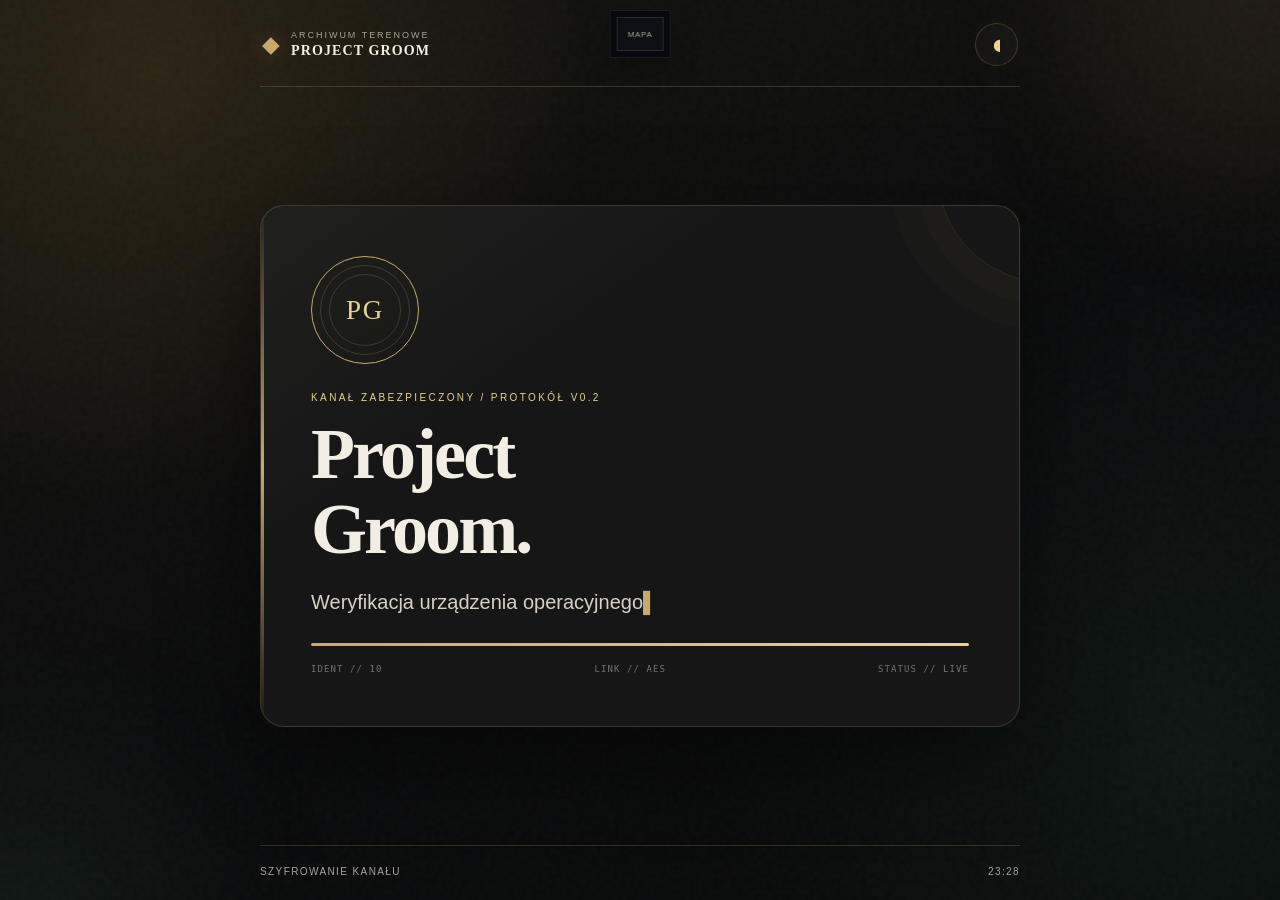
<file: index.html>
<!doctype html>
<html lang="pl">
<head>
  <meta charset="utf-8" />
  <meta name="viewport" content="width=device-width, initial-scale=1, viewport-fit=cover" />
  <meta name="theme-color" content="#0b0c0d" />
  <meta name="apple-mobile-web-app-capable" content="yes" />
  <meta name="apple-mobile-web-app-status-bar-style" content="black-translucent" />
  <meta name="apple-mobile-web-app-title" content="Project Groom" />
  <meta name="description" content="Project Groom — zabezpieczona aplikacja terenowa." />
  <title>Project Groom</title>
  <link rel="manifest" href="manifest.json?v=200" />
  <link rel="apple-touch-icon" href="icons/icon-192.png" />
  <link rel="stylesheet" href="styles.css?v=200" />
</head>
<body>
  <div id="globalGameMenu" class="global-game-menu">
    <button type="button" data-global-action="map" aria-label="Otwórz mapę">MAPA</button>
    <button type="button" data-global-action="change-player" aria-label="Zmień gracza">ZMIEŃ GRACZA</button>
    <button type="button" data-global-action="exit-game" aria-label="Wyjdź z gry">WYJDŹ</button>
  </div>

  <div id="app" class="app-shell">
    <div class="ambient ambient-one"></div>
    <div class="ambient ambient-two"></div>
    <div class="grain"></div>

    <header class="topbar">
      <div class="brand">
        <span class="brand-mark" aria-hidden="true">◆</span>
        <div>
          <span class="eyebrow">ARCHIWUM TERENOWE</span>
          <strong>PROJECT GROOM</strong>
        </div>
      </div>
      <button id="soundToggle" class="icon-button" aria-label="Włącz lub wyłącz dźwięk" aria-pressed="true">
        <span id="soundIcon">◖</span>
      </button>
    </header>

    <main id="screen" class="screen" aria-live="polite"></main>

    <footer class="footer">
      <span id="statusText">SYSTEM GOTOWY</span>
      <span id="clock">--:--</span>
    </footer>
  </div>

  <noscript>Ta aplikacja wymaga włączonego JavaScriptu.</noscript>
  <script src="app.js?v=200"></script>
</body>
</html>
</file>
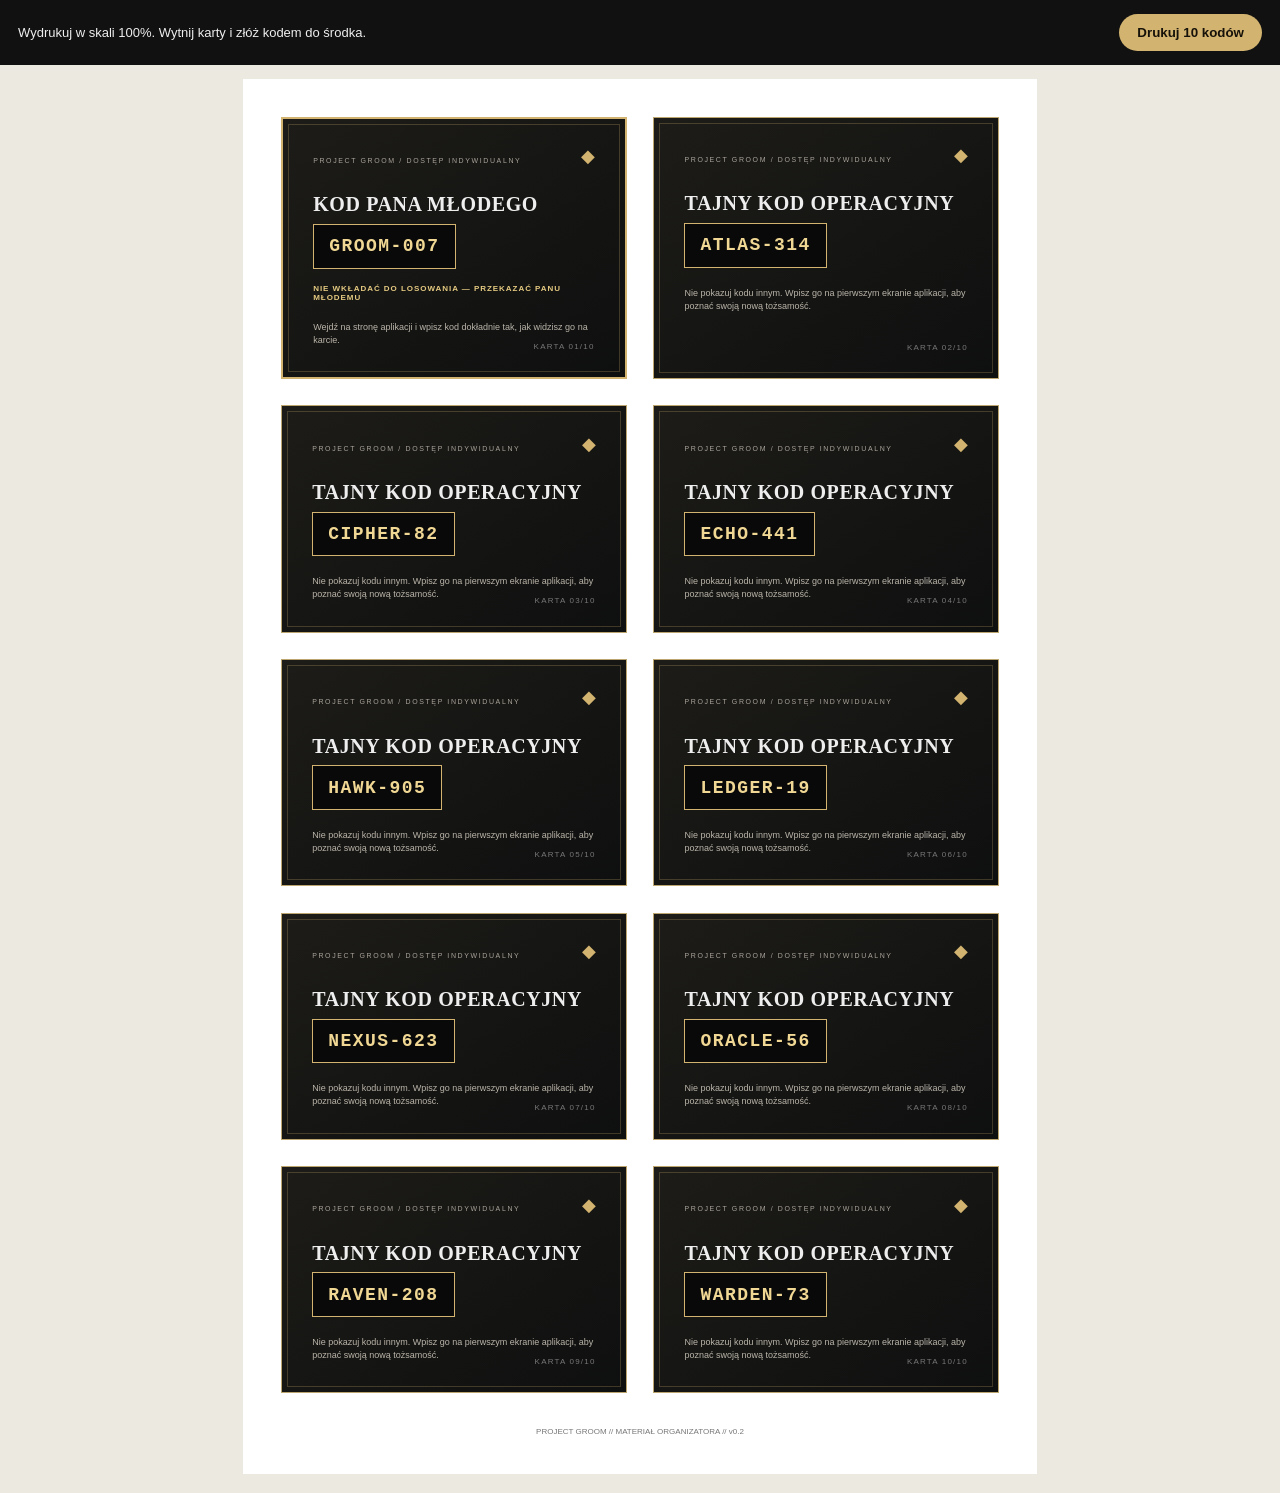
<file: kody-do-druku.html>
<!doctype html>
<html lang="pl">
<head>
<meta charset="utf-8">
<meta name="viewport" content="width=device-width,initial-scale=1">
<title>Project Groom — kody do druku</title>
<style>
  *{box-sizing:border-box}body{margin:0;background:#ece9e1;color:#161511;font-family:Arial,sans-serif}.toolbar{position:sticky;top:0;z-index:2;display:flex;justify-content:space-between;align-items:center;gap:16px;padding:14px 18px;background:#111;color:#eee}.toolbar p{margin:0;font-size:13px}.toolbar button{border:0;border-radius:999px;padding:11px 18px;background:#d2b36f;color:#16120a;font-weight:800;cursor:pointer}.sheet{width:210mm;min-height:297mm;margin:14px auto;padding:10mm;background:#fff;display:grid;grid-template-columns:1fr 1fr;gap:7mm}.ticket{position:relative;min-height:49mm;padding:8mm;border:1px solid #bda56f;background:linear-gradient(145deg,#1d1c18,#0e0f0f);color:#eee;overflow:hidden;break-inside:avoid}.ticket:before{content:"";position:absolute;inset:5px;border:1px solid rgba(210,179,111,.25);pointer-events:none}.ticket:after{content:"◆";position:absolute;right:8mm;top:7mm;color:#d2b36f;font-size:18px}.eyebrow{font-size:7px;letter-spacing:.23em;color:#aaa49a}.ticket h2{margin:7mm 0 2mm;font:600 20px Georgia,serif;letter-spacing:.03em}.code{display:inline-block;padding:3mm 4mm;border:1px solid #d2b36f;color:#f0d793;background:#090909;font:700 18px ui-monospace,monospace;letter-spacing:.08em}.instruction{margin:5mm 0 0;color:#bbb5aa;font-size:9px;line-height:1.45}.number{position:absolute;right:8mm;bottom:7mm;color:#777;font-size:8px;letter-spacing:.15em}.groom{border:2px solid #d2b36f}.groom .organizer{display:block;margin-top:4mm;color:#e4c980;font-size:8px;font-weight:800;letter-spacing:.12em}.footer-note{grid-column:1/-1;padding-top:2mm;text-align:center;color:#777;font-size:8px}
  @media print{body{background:#fff}.toolbar{display:none}.sheet{margin:0;padding:10mm;box-shadow:none;gap:7mm}.ticket{-webkit-print-color-adjust:exact;print-color-adjust:exact}}
  @media(max-width:800px){.sheet{width:auto;min-height:0;margin:0;padding:14px;grid-template-columns:1fr}.footer-note{grid-column:auto}}
</style>
</head>
<body>
<div class="toolbar"><p>Wydrukuj w skali 100%. Wytnij karty i złóż kodem do środka.</p><button onclick="window.print()">Drukuj 10 kodów</button></div>
<main class="sheet">
  <article class="ticket groom"><span class="eyebrow">PROJECT GROOM / DOSTĘP INDYWIDUALNY</span><h2>KOD PANA MŁODEGO</h2><div class="code">GROOM-007</div><span class="organizer">NIE WKŁADAĆ DO LOSOWANIA — PRZEKAZAĆ PANU MŁODEMU</span><p class="instruction">Wejdź na stronę aplikacji i wpisz kod dokładnie tak, jak widzisz go na karcie.</p><span class="number">KARTA 01/10</span></article>
  <article class="ticket"><span class="eyebrow">PROJECT GROOM / DOSTĘP INDYWIDUALNY</span><h2>TAJNY KOD OPERACYJNY</h2><div class="code">ATLAS-314</div><p class="instruction">Nie pokazuj kodu innym. Wpisz go na pierwszym ekranie aplikacji, aby poznać swoją nową tożsamość.</p><span class="number">KARTA 02/10</span></article>
  <article class="ticket"><span class="eyebrow">PROJECT GROOM / DOSTĘP INDYWIDUALNY</span><h2>TAJNY KOD OPERACYJNY</h2><div class="code">CIPHER-82</div><p class="instruction">Nie pokazuj kodu innym. Wpisz go na pierwszym ekranie aplikacji, aby poznać swoją nową tożsamość.</p><span class="number">KARTA 03/10</span></article>
  <article class="ticket"><span class="eyebrow">PROJECT GROOM / DOSTĘP INDYWIDUALNY</span><h2>TAJNY KOD OPERACYJNY</h2><div class="code">ECHO-441</div><p class="instruction">Nie pokazuj kodu innym. Wpisz go na pierwszym ekranie aplikacji, aby poznać swoją nową tożsamość.</p><span class="number">KARTA 04/10</span></article>
  <article class="ticket"><span class="eyebrow">PROJECT GROOM / DOSTĘP INDYWIDUALNY</span><h2>TAJNY KOD OPERACYJNY</h2><div class="code">HAWK-905</div><p class="instruction">Nie pokazuj kodu innym. Wpisz go na pierwszym ekranie aplikacji, aby poznać swoją nową tożsamość.</p><span class="number">KARTA 05/10</span></article>
  <article class="ticket"><span class="eyebrow">PROJECT GROOM / DOSTĘP INDYWIDUALNY</span><h2>TAJNY KOD OPERACYJNY</h2><div class="code">LEDGER-19</div><p class="instruction">Nie pokazuj kodu innym. Wpisz go na pierwszym ekranie aplikacji, aby poznać swoją nową tożsamość.</p><span class="number">KARTA 06/10</span></article>
  <article class="ticket"><span class="eyebrow">PROJECT GROOM / DOSTĘP INDYWIDUALNY</span><h2>TAJNY KOD OPERACYJNY</h2><div class="code">NEXUS-623</div><p class="instruction">Nie pokazuj kodu innym. Wpisz go na pierwszym ekranie aplikacji, aby poznać swoją nową tożsamość.</p><span class="number">KARTA 07/10</span></article>
  <article class="ticket"><span class="eyebrow">PROJECT GROOM / DOSTĘP INDYWIDUALNY</span><h2>TAJNY KOD OPERACYJNY</h2><div class="code">ORACLE-56</div><p class="instruction">Nie pokazuj kodu innym. Wpisz go na pierwszym ekranie aplikacji, aby poznać swoją nową tożsamość.</p><span class="number">KARTA 08/10</span></article>
  <article class="ticket"><span class="eyebrow">PROJECT GROOM / DOSTĘP INDYWIDUALNY</span><h2>TAJNY KOD OPERACYJNY</h2><div class="code">RAVEN-208</div><p class="instruction">Nie pokazuj kodu innym. Wpisz go na pierwszym ekranie aplikacji, aby poznać swoją nową tożsamość.</p><span class="number">KARTA 09/10</span></article>
  <article class="ticket"><span class="eyebrow">PROJECT GROOM / DOSTĘP INDYWIDUALNY</span><h2>TAJNY KOD OPERACYJNY</h2><div class="code">WARDEN-73</div><p class="instruction">Nie pokazuj kodu innym. Wpisz go na pierwszym ekranie aplikacji, aby poznać swoją nową tożsamość.</p><span class="number">KARTA 10/10</span></article>
  <div class="footer-note">PROJECT GROOM // MATERIAŁ ORGANIZATORA // v0.2</div>
</main>
</body>
</html>
</file>
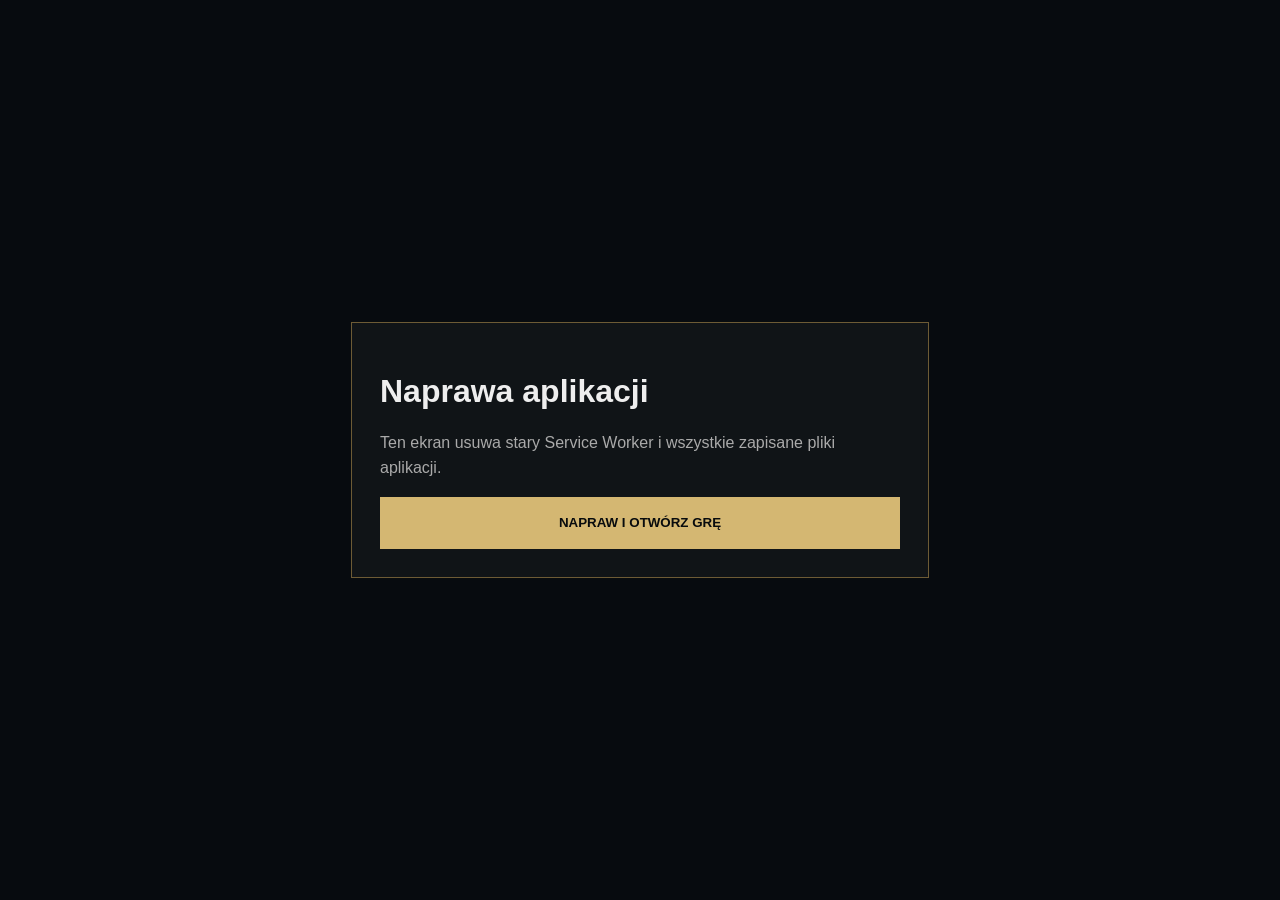
<file: napraw.html>
<!doctype html>
<html lang="pl">
<head>
  <meta charset="utf-8">
  <meta name="viewport" content="width=device-width, initial-scale=1">
  <title>Project Groom — naprawa</title>
  <style>
    body { margin:0; min-height:100vh; display:grid; place-items:center; background:#070b0f; color:#eee; font-family:Arial,sans-serif; }
    main { width:min(520px,calc(100% - 32px)); padding:28px; border:1px solid #6d5b35; background:#101417; }
    button { width:100%; min-height:52px; border:1px solid #d4b772; background:#d4b772; color:#080b0d; font-weight:700; }
    p { color:#aaa; line-height:1.55; }
  </style>
</head>
<body>
  <main>
    <h1>Naprawa aplikacji</h1>
    <p>Ten ekran usuwa stary Service Worker i wszystkie zapisane pliki aplikacji.</p>
    <button id="repair">NAPRAW I OTWÓRZ GRĘ</button>
  </main>
  <script>
    document.getElementById("repair").onclick = async function () {
      try {
        if ("serviceWorker" in navigator) {
          const registrations = await navigator.serviceWorker.getRegistrations();
          await Promise.all(registrations.map(r => r.unregister()));
        }
        if ("caches" in window) {
          const keys = await caches.keys();
          await Promise.all(keys.map(k => caches.delete(k)));
        }
      } finally {
        location.replace("./?v=047");
      }
    };
  </script>
</body>
</html>
</file>
<file: styles.css>
:root {
  --bg: #0b0c0d;
  --panel: rgba(23, 24, 23, 0.91);
  --panel-strong: #171816;
  --ink: #f3eee3;
  --muted: #a8a396;
  --gold: #c8a96a;
  --gold-bright: #ead195;
  --danger: #d06455;
  --success: #7da982;
  --line: rgba(200, 169, 106, 0.22);
  --line-soft: rgba(255, 255, 255, 0.075);
  --shadow: 0 28px 90px rgba(0, 0, 0, 0.52);
  --radius: 24px;
}

* { box-sizing: border-box; }
html, body { margin: 0; min-height: 100%; background: var(--bg); color: var(--ink); }
body {
  min-height: 100svh;
  overflow-x: hidden;
  font-family: Inter, ui-sans-serif, -apple-system, BlinkMacSystemFont, "Segoe UI", sans-serif;
  -webkit-font-smoothing: antialiased;
  background:
    radial-gradient(circle at 12% 8%, rgba(139, 104, 46, 0.2), transparent 31%),
    radial-gradient(circle at 93% 84%, rgba(36, 82, 63, 0.17), transparent 34%),
    linear-gradient(155deg, #15140f 0%, #0b0c0d 55%, #080909 100%);
}

button, input { font: inherit; }
button { -webkit-tap-highlight-color: transparent; }

.app-shell {
  position: relative;
  min-height: 100svh;
  display: grid;
  grid-template-rows: auto 1fr auto;
  padding: max(18px, env(safe-area-inset-top)) 18px max(15px, env(safe-area-inset-bottom));
  isolation: isolate;
}

.grain {
  pointer-events: none;
  position: fixed;
  inset: 0;
  opacity: 0.045;
  z-index: -1;
  background-image: url("data:image/svg+xml,%3Csvg viewBox='0 0 180 180' xmlns='http://www.w3.org/2000/svg'%3E%3Cfilter id='n'%3E%3CfeTurbulence type='fractalNoise' baseFrequency='.85' numOctaves='3' stitchTiles='stitch'/%3E%3C/filter%3E%3Crect width='100%25' height='100%25' filter='url(%23n)' opacity='.7'/%3E%3C/svg%3E");
}

.ambient { position: fixed; width: 330px; height: 330px; filter: blur(82px); border-radius: 50%; z-index: -2; opacity: 0.15; }
.ambient-one { background: #8e6e35; top: -160px; right: -140px; }
.ambient-two { background: #315941; bottom: -180px; left: -135px; }

.topbar, .footer {
  width: min(760px, 100%);
  margin: 0 auto;
  display: flex;
  justify-content: space-between;
  align-items: center;
  gap: 16px;
}

.topbar { padding: 5px 2px 20px; border-bottom: 1px solid var(--line); }
.brand { display: flex; gap: 11px; align-items: center; }
.brand-mark { color: var(--gold); font-size: 23px; filter: drop-shadow(0 0 10px rgba(200,169,106,.25)); }
.brand strong { display: block; font-family: Georgia, "Times New Roman", serif; letter-spacing: .08em; font-size: 14px; }
.eyebrow { display: block; font-size: 9px; letter-spacing: .22em; color: var(--muted); margin-bottom: 3px; }

.icon-button {
  width: 43px; height: 43px; border-radius: 50%; cursor: pointer;
  border: 1px solid var(--line); color: var(--gold-bright);
  background: rgba(255,255,255,.025);
}

.screen { width: min(760px, 100%); margin: auto; display: grid; align-content: center; padding: 34px 0; }

.card {
  position: relative;
  padding: clamp(25px, 6vw, 50px);
  border: 1px solid var(--line);
  border-radius: var(--radius);
  background: linear-gradient(145deg, rgba(255,255,255,.042), transparent 33%), var(--panel);
  box-shadow: var(--shadow);
  overflow: hidden;
  backdrop-filter: blur(18px);
  -webkit-backdrop-filter: blur(18px);
}
.card::before {
  content: "";
  position: absolute; left: 0; top: 0; bottom: 0; width: 3px;
  background: linear-gradient(180deg, transparent, var(--gold), transparent);
}
.card::after {
  content: ""; position: absolute; width: 220px; height: 220px; border-radius: 50%;
  right: -140px; top: -145px; border: 1px solid rgba(200,169,106,.12); box-shadow: 0 0 0 22px rgba(200,169,106,.025), 0 0 0 48px rgba(200,169,106,.018);
  pointer-events: none;
}

.kicker { color: var(--gold-bright); font-size: 10px; letter-spacing: .24em; text-transform: uppercase; margin: 0 0 14px; }
h1, h2 { margin: 0; font-family: Georgia, "Times New Roman", serif; font-weight: 600; line-height: 1.04; }
h1 { font-size: clamp(40px, 10vw, 72px); letter-spacing: -.04em; }
h2 { font-size: clamp(31px, 8vw, 55px); letter-spacing: -.027em; }
.lead { margin: 20px 0 0; max-width: 610px; color: #d8d1c4; font-size: clamp(16px, 4.2vw, 20px); line-height: 1.56; }
.copy { color: #d2cbbf; line-height: 1.68; font-size: 16px; }
.copy strong { color: var(--ink); }

.actions { display: flex; flex-wrap: wrap; gap: 12px; margin-top: 30px; }
.primary, .secondary, .danger {
  min-height: 54px; border-radius: 999px; padding: 0 24px; cursor: pointer;
  transition: transform .16s ease, background .16s ease, border-color .16s ease, box-shadow .16s ease;
}
.primary:active, .secondary:active, .danger:active { transform: scale(.985); }
.primary { border: 1px solid var(--gold); background: linear-gradient(135deg, var(--gold-bright), var(--gold)); color: #17130c; font-weight: 850; box-shadow: 0 12px 28px rgba(200,169,106,.15); }
.secondary { border: 1px solid var(--line); background: rgba(255,255,255,.015); color: var(--ink); }
.danger { border: 1px solid rgba(208,100,85,.55); background: rgba(208,100,85,.1); color: #f0b7ad; font-weight: 750; }

.seal { display: grid; place-items: center; width: 108px; height: 108px; border: 1px solid var(--gold); border-radius: 50%; color: var(--gold-bright); margin-bottom: 28px; position: relative; }
.seal::before, .seal::after { content:""; position:absolute; border-radius:50%; border:1px solid var(--line); }
.seal::before { inset:8px; }.seal::after { inset:17px; }.seal span { font-family: Georgia, serif; font-size: 27px; letter-spacing: .06em; z-index:1; }

.progress-line { height: 3px; background: rgba(255,255,255,.06); border-radius: 9px; overflow: hidden; margin: 25px 0 0; }
.progress-line span { display:block; height:100%; width:0; background:linear-gradient(90deg,var(--gold),var(--gold-bright)); animation:load 1.5s ease forwards; }
@keyframes load { to { width:100%; } }
.type-line::after { content:"▌"; color:var(--gold); animation:blink .8s steps(1) infinite; }
@keyframes blink { 50% { opacity:0; } }
.boot-metrics { margin-top:18px; display:flex; flex-wrap:wrap; justify-content:space-between; gap:8px 18px; color:#75756d; font: 9px/1.3 ui-monospace, SFMono-Regular, Menlo, monospace; letter-spacing:.12em; }

.classified-tag { display:inline-flex; align-items:center; gap:8px; margin-bottom:28px; padding:8px 11px; border:1px solid rgba(125,169,130,.22); border-radius:999px; color:#a9c5ab; background:rgba(125,169,130,.055); font-size:9px; letter-spacing:.16em; }
.classified-tag span { width:6px; height:6px; border-radius:50%; background:#83b489; box-shadow:0 0 12px #83b489; }

.access-form { margin-top:30px; }
.access-form > label { display:block; margin-bottom:9px; color:var(--muted); font-size:11px; letter-spacing:.14em; text-transform:uppercase; }
.code-input-shell { position:relative; display:flex; align-items:center; min-height:70px; border:1px solid var(--line); border-radius:16px; background:rgba(0,0,0,.28); overflow:hidden; transition:border-color .2s, box-shadow .2s; }
.code-input-shell:focus-within { border-color:var(--gold); box-shadow:0 0 0 4px rgba(200,169,106,.1), inset 0 0 30px rgba(200,169,106,.025); }
.code-input-shell.has-error { border-color:rgba(208,100,85,.9); box-shadow:0 0 0 4px rgba(208,100,85,.09); }
.code-prefix { flex:0 0 auto; padding-left:20px; color:var(--gold); font:700 22px ui-monospace,monospace; }
.code-input-shell input { width:100%; min-width:0; padding:18px 18px 18px 10px; border:0; outline:0; background:transparent; color:var(--ink); font:750 clamp(20px,6vw,29px) ui-monospace,SFMono-Regular,Menlo,monospace; letter-spacing:.08em; text-transform:uppercase; }
.code-input-shell input::placeholder { color:#4d4d48; }
.scan-line { position:absolute; left:0; right:0; top:0; height:1px; background:linear-gradient(90deg,transparent,var(--gold),transparent); opacity:.6; animation:scan 2.8s ease-in-out infinite; }
@keyframes scan { 0%,100%{transform:translateY(6px);opacity:0} 18%{opacity:.65} 82%{opacity:.4} 99%{transform:translateY(62px);opacity:0} }
.field-hint,.field-error { min-height:18px; margin:9px 2px 0; font-size:12px; line-height:1.45; }
.field-hint { color:#77776f; }.field-error { color:#e48a7c; }
.access-submit { width:100%; margin-top:18px; }
.security-note { display:grid; grid-template-columns:34px 1fr; gap:12px; margin-top:28px; padding-top:22px; border-top:1px solid var(--line-soft); color:#929086; }
.security-icon { display:grid; place-items:center; width:32px; height:32px; border:1px solid var(--line); border-radius:50%; color:var(--gold); }
.security-note p { margin:0; font-size:12px; line-height:1.55; }.security-note strong { color:#beb8aa; }

.decrypt-card { text-align:center; min-height:470px; display:grid; align-content:center; justify-items:center; }
.decrypt-grid { position:absolute; inset:0; opacity:.08; background-image:linear-gradient(rgba(200,169,106,.25) 1px,transparent 1px),linear-gradient(90deg,rgba(200,169,106,.25) 1px,transparent 1px); background-size:28px 28px; mask-image:radial-gradient(circle,black,transparent 72%); }
.identity-orb { position:relative; width:92px; height:92px; display:grid; place-items:center; border-radius:50%; margin-bottom:24px; color:var(--gold-bright); border:1px solid currentColor; box-shadow:inset 0 0 30px rgba(255,255,255,.035),0 0 38px rgba(200,169,106,.08); }
.identity-orb::before,.identity-orb::after { content:""; position:absolute; border:1px solid currentColor; border-radius:50%; opacity:.26; }.identity-orb::before{inset:8px}.identity-orb::after{inset:17px}.identity-orb span { z-index:1; font:600 33px Georgia,serif; }
.identity-orb.large { width:112px; height:112px; margin:0; }.identity-orb.large span { font-size:39px; }
.decrypt-lines { width:min(390px,90%); display:grid; gap:10px; margin-top:27px; }
.decrypt-lines span { width:var(--w); height:6px; border-radius:9px; background:linear-gradient(90deg,rgba(200,169,106,.08),rgba(200,169,106,.4),rgba(200,169,106,.08)); animation:decode 1.1s ease-in-out infinite alternate; }
.decrypt-lines span:nth-child(even){ justify-self:end; animation-delay:.18s; }
@keyframes decode { from{opacity:.28;transform:scaleX(.85)} to{opacity:1;transform:scaleX(1)} }
.decrypt-progress { width:min(390px,90%); }.decrypt-progress span { animation-duration:1.6s; }

.identity-header { display:flex; justify-content:space-between; align-items:flex-start; gap:20px; margin-bottom:30px; }
.clearance-stamp { text-align:right; border:1px solid var(--line); border-radius:12px; padding:12px 14px; background:rgba(0,0,0,.15); transform:rotate(1.5deg); }
.clearance-stamp small { display:block; color:var(--muted); font-size:8px; letter-spacing:.16em; }.clearance-stamp strong { display:block; color:var(--gold-bright); margin-top:5px; font:600 21px Georgia,serif; letter-spacing:.08em; }
.codename { font-size:clamp(43px,12vw,76px); overflow-wrap:anywhere; }
.identity-title { margin:8px 0 0; color:var(--gold-bright); font:italic 21px Georgia,serif; }
.identity-data { display:grid; grid-template-columns:1fr 1fr; gap:1px; margin:28px 0; border:1px solid var(--line-soft); background:var(--line-soft); border-radius:14px; overflow:hidden; }
.identity-data > div { padding:15px; background:rgba(10,10,10,.58); }.identity-data span,.block-label { display:block; color:#828078; font-size:9px; letter-spacing:.16em; }.identity-data strong { display:block; margin-top:6px; font-size:12px; letter-spacing:.08em; }
.mission-block,.directive-block,.groom-note { margin-top:16px; padding:19px; border-radius:15px; border:1px solid var(--line-soft); background:rgba(0,0,0,.17); }
.mission-block p,.directive-block p,.groom-note p { margin:9px 0 0; color:#d3ccbf; line-height:1.62; font-size:15px; }
.directive-block { border-color:var(--line); background:linear-gradient(135deg,rgba(200,169,106,.075),rgba(0,0,0,.15)); }
.groom-note { border-color:rgba(234,209,149,.38); background:rgba(200,169,106,.085); }.groom-note span { color:var(--gold-bright); font-size:9px; letter-spacing:.15em; }
.microcopy { margin:18px 0 0; color:#6f6e68; text-align:center; font-size:11px; }

.message-meta { display:flex; justify-content:space-between; gap:12px; margin-bottom:30px; color:#76756e; font:9px ui-monospace,monospace; letter-spacing:.1em; }
.dossier { margin-top:24px; padding:18px; border:1px dashed rgba(200,169,106,.42); background:rgba(0,0,0,.18); transform:rotate(-.25deg); }
.dossier small { color:var(--muted); letter-spacing:.15em; }.dossier strong { display:block; margin-top:7px; font-family:Georgia,serif; font-size:22px; }.dossier.compact strong{font-size:18px}

.ready-card { text-align:center; }
.ready-pulse { position:relative; display:grid; place-items:center; width:120px; height:120px; margin:0 auto 28px; border-radius:50%; border:1px solid var(--gold); color:var(--gold-bright); }
.ready-pulse::before,.ready-pulse::after { content:"";position:absolute;inset:0;border:1px solid var(--gold);border-radius:50%;animation:pulse 2.4s ease-out infinite; }.ready-pulse::after{animation-delay:1.2s}.ready-pulse span{font:600 42px Georgia,serif}
@keyframes pulse { from{transform:scale(.78);opacity:.7} to{transform:scale(1.55);opacity:0} }
.ready-card .lead { margin-left:auto;margin-right:auto; }
.agent-chip { display:flex; align-items:center; gap:12px; width:max-content; max-width:100%; margin:28px auto 0; padding:12px 16px; border:1px solid var(--line); border-radius:999px; text-align:left; background:rgba(0,0,0,.18); }
.online-dot { width:8px;height:8px;border-radius:50%;background:#83b489;box-shadow:0 0 12px #83b489; }.agent-chip small{display:block;color:#77766f;font-size:8px;letter-spacing:.15em}.agent-chip strong{display:block;margin-top:3px;font-size:13px}
.ready-card .actions { justify-content:center; }
.reset-link { display:block; margin:25px auto 0; padding:8px; border:0; background:none; color:#6f6e68; text-decoration:underline; text-underline-offset:4px; font-size:11px; cursor:pointer; }

.accent-gold { color:#e4c980; }.accent-green { color:#8bb490; }.accent-blue { color:#79a6d8; }.accent-violet { color:#aa91d0; }.accent-amber { color:#d9a659; }.accent-paper { color:#d1c5a7; }.accent-cyan { color:#77b9bc; }.accent-red { color:#cf8278; }.accent-silver { color:#b6bec4; }.accent-orange { color:#d89565; }
.accent-border-gold::before{background:linear-gradient(180deg,transparent,#e4c980,transparent)}.accent-border-green::before{background:linear-gradient(180deg,transparent,#8bb490,transparent)}.accent-border-blue::before{background:linear-gradient(180deg,transparent,#79a6d8,transparent)}.accent-border-violet::before{background:linear-gradient(180deg,transparent,#aa91d0,transparent)}.accent-border-amber::before{background:linear-gradient(180deg,transparent,#d9a659,transparent)}.accent-border-paper::before{background:linear-gradient(180deg,transparent,#d1c5a7,transparent)}.accent-border-cyan::before{background:linear-gradient(180deg,transparent,#77b9bc,transparent)}.accent-border-red::before{background:linear-gradient(180deg,transparent,#cf8278,transparent)}.accent-border-silver::before{background:linear-gradient(180deg,transparent,#b6bec4,transparent)}.accent-border-orange::before{background:linear-gradient(180deg,transparent,#d89565,transparent)}

.footer { min-height:40px; padding-top:12px; border-top:1px solid var(--line); color:var(--muted); font-size:10px; letter-spacing:.14em; }
.fade-in { animation:fade .45s ease both; }
@keyframes fade { from{opacity:0;transform:translateY(9px)} to{opacity:1;transform:translateY(0)} }

@media (hover:hover) {
  .primary:hover { transform:translateY(-1px); box-shadow:0 15px 35px rgba(200,169,106,.22); }
  .secondary:hover { border-color:rgba(200,169,106,.43); background:rgba(200,169,106,.04); }
}

@media (max-width:520px) {
  .app-shell { padding-left:14px; padding-right:14px; }
  .screen { padding:22px 0; }
  .card { padding:25px 21px 28px; border-radius:19px; }
  .actions { display:grid; }
  .primary,.secondary,.danger { width:100%; }
  .identity-header { align-items:center; }
  .identity-orb.large { width:94px;height:94px; }.identity-orb.large span{font-size:34px}
  .clearance-stamp { padding:10px 11px; }.clearance-stamp strong{font-size:17px}
  .identity-data { grid-template-columns:1fr; }
  .message-meta { display:grid; }
  .ready-card .actions { display:grid; }
}

@media (prefers-reduced-motion:reduce) {
  *,*::before,*::after { animation-duration:.01ms!important; animation-iteration-count:1!important; scroll-behavior:auto!important; }
}


/* v0.2.3 — rozszerzone dossier pana młodego */
.groom-dossier { margin-top:18px; padding:20px; border:1px solid rgba(228,201,128,.34); border-radius:16px; background:linear-gradient(145deg,rgba(200,169,106,.08),rgba(0,0,0,.24)); box-shadow:inset 0 1px 0 rgba(255,255,255,.03); }
.dossier-topline { display:flex; justify-content:space-between; gap:14px; padding-bottom:14px; border-bottom:1px solid var(--line-soft); color:#8b887e; font-size:9px; letter-spacing:.15em; }
.dossier-topline strong { color:var(--gold-bright); font-weight:600; }
.dossier-personal { display:grid; grid-template-columns:1.5fr .7fr 1.2fr; gap:1px; margin-top:15px; border:1px solid var(--line-soft); border-radius:12px; overflow:hidden; background:var(--line-soft); }
.dossier-personal > div { padding:14px; background:rgba(8,8,8,.7); }
.dossier-personal span { display:block; color:#77756e; font-size:8px; letter-spacing:.14em; }
.dossier-personal strong { display:block; margin-top:6px; color:#ebe2d1; font:600 14px Georgia,serif; line-height:1.25; }
.dossier-summary { margin:17px 0 0; color:#d7d0c2; font:italic 15px/1.65 Georgia,serif; }
.profile-facts { display:grid; gap:10px; margin-top:18px; }
.profile-fact { padding:15px 16px; border-left:2px solid rgba(228,201,128,.55); background:rgba(0,0,0,.2); }
.profile-fact span { display:block; color:var(--gold-bright); font-size:10px; font-weight:700; letter-spacing:.13em; }
.profile-fact p { margin:7px 0 0; color:#cfc8ba; font-size:14px; line-height:1.55; }
.dossier-expansion { margin-top:18px; padding-top:16px; border-top:1px dashed rgba(228,201,128,.26); }
.dossier-expansion ul { display:grid; grid-template-columns:1fr 1fr; gap:8px 18px; margin:12px 0 0; padding:0; list-style:none; }
.dossier-expansion li { position:relative; padding-left:16px; color:#8f8c84; font-size:12px; }
.dossier-expansion li::before { content:"◇"; position:absolute; left:0; color:var(--gold); }
@media (max-width:520px) {
  .groom-dossier { padding:17px; }
  .dossier-topline { display:grid; }
  .dossier-personal { grid-template-columns:1fr; }
  .dossier-expansion ul { grid-template-columns:1fr; }
}


/* ===== v0.3.1 — START GRY I PIERWSZE ZADANIE ===== */

.readiness-checklist {
  display: grid;
  gap: 10px;
  margin: 22px 0 6px;
}

.readiness-checklist > div {
  display: grid;
  grid-template-columns: 34px 1fr 28px;
  align-items: center;
  gap: 10px;
  min-height: 54px;
  padding: 11px 12px;
  border: 1px solid rgba(255,255,255,.09);
  background: rgba(255,255,255,.025);
}

.readiness-checklist span {
  font-family: var(--mono);
  font-size: 11px;
  color: var(--muted);
}

.readiness-checklist p {
  margin: 0;
  font-size: 13px;
  line-height: 1.35;
  color: var(--text);
}

.readiness-checklist strong {
  font-size: 18px;
  text-align: center;
  color: var(--accent, #d2b06f);
}

.first-task-card {
  position: relative;
  overflow: hidden;
}

.first-task-card::before {
  content: "";
  position: absolute;
  inset: 0;
  pointer-events: none;
  background:
    linear-gradient(90deg, transparent 0 49.7%, rgba(255,255,255,.025) 50%, transparent 50.3%),
    linear-gradient(0deg, transparent 0 49.7%, rgba(255,255,255,.018) 50%, transparent 50.3%);
  background-size: 38px 38px;
  opacity: .42;
}

.task-header,
.operation-progress,
.progress-meta,
.group-mission,
.task-success,
.first-task-card .actions {
  position: relative;
  z-index: 1;
}

.task-header {
  display: flex;
  justify-content: space-between;
  align-items: flex-start;
  gap: 18px;
  margin-bottom: 20px;
}

.task-header h2 {
  margin-bottom: 0;
}

.task-number {
  width: 68px;
  height: 68px;
  display: grid;
  place-items: center;
  flex: 0 0 auto;
  border: 1px solid rgba(210,176,111,.4);
  background: rgba(210,176,111,.08);
  font-family: var(--mono);
  font-size: 25px;
  color: #e4c484;
  box-shadow: inset 0 0 28px rgba(210,176,111,.07);
}

.operation-progress {
  height: 5px;
  overflow: hidden;
  background: rgba(255,255,255,.08);
}

.operation-progress span {
  display: block;
  height: 100%;
  min-width: 8px;
  background: linear-gradient(90deg, #b99555, #ead39d);
  box-shadow: 0 0 18px rgba(234,211,157,.35);
  transition: width .65s ease;
}

.progress-meta {
  display: flex;
  justify-content: space-between;
  gap: 12px;
  margin: 9px 0 24px;
  font-family: var(--mono);
  font-size: 10px;
  letter-spacing: .08em;
  color: var(--muted);
}

.progress-meta strong {
  color: #e1c789;
}

.group-mission {
  padding: 18px;
  border: 1px solid rgba(255,255,255,.11);
  background: rgba(7,12,17,.7);
  box-shadow: 0 18px 55px rgba(0,0,0,.22);
}

.group-mission.is-complete {
  border-color: rgba(91,199,139,.3);
}

.mission-classification {
  display: flex;
  justify-content: space-between;
  gap: 12px;
  padding-bottom: 12px;
  margin-bottom: 20px;
  border-bottom: 1px solid rgba(255,255,255,.08);
  font-family: var(--mono);
  font-size: 9px;
  letter-spacing: .11em;
  color: var(--muted);
}

.mission-classification strong {
  color: #dfc382;
}

.group-mission.is-complete .mission-classification strong {
  color: #70d7a1;
}

.group-mission h3 {
  margin: 6px 0 23px;
  font-family: var(--display);
  font-size: clamp(25px, 8vw, 37px);
  font-weight: 650;
  letter-spacing: -.025em;
}

.task-instruction {
  display: grid;
  grid-template-columns: 34px 1fr;
  gap: 12px;
  align-items: start;
  padding: 14px 0;
  border-top: 1px solid rgba(255,255,255,.07);
}

.instruction-number {
  width: 27px;
  height: 27px;
  display: grid;
  place-items: center;
  border: 1px solid rgba(210,176,111,.35);
  font-family: var(--mono);
  font-size: 10px;
  color: #ddc182;
}

.task-instruction p {
  margin: 1px 0 0;
  font-size: 14px;
  line-height: 1.55;
  color: var(--text);
}

.mission-rule {
  margin-top: 17px;
  padding: 14px;
  border-left: 2px solid rgba(210,176,111,.65);
  background: rgba(210,176,111,.055);
}

.mission-rule span {
  font-family: var(--mono);
  font-size: 9px;
  letter-spacing: .1em;
  color: #d9be82;
}

.mission-rule p {
  margin: 7px 0 0;
  font-size: 12px;
  line-height: 1.55;
  color: var(--muted);
}

.task-success {
  display: flex;
  align-items: center;
  gap: 13px;
  margin-top: 18px;
  padding: 15px;
  border: 1px solid rgba(91,199,139,.28);
  background: rgba(91,199,139,.07);
}

.success-mark {
  width: 40px;
  height: 40px;
  display: grid;
  place-items: center;
  border: 1px solid rgba(91,199,139,.42);
  border-radius: 50%;
  font-size: 21px;
  color: #70d7a1;
}

.task-success div {
  display: grid;
  gap: 3px;
}

.task-success small {
  font-family: var(--mono);
  font-size: 8px;
  letter-spacing: .11em;
  color: #70d7a1;
}

.task-success strong {
  font-size: 13px;
  color: var(--text);
}

@media (max-width: 420px) {
  .task-number {
    width: 58px;
    height: 58px;
    font-size: 21px;
  }

  .group-mission {
    padding: 15px;
  }
}


/* ===== v0.3.2 — SZYFR INDIANA JONES ===== */

.mission-intro {
  margin: 0 0 18px;
  font-size: 14px;
  line-height: 1.65;
  color: var(--muted);
}

.mission-intro strong {
  color: var(--text);
}

.film-sequence {
  display: grid;
  gap: 8px;
  margin: 18px 0 22px;
}

.film-sequence > div {
  display: grid;
  grid-template-columns: 54px 1fr;
  align-items: center;
  gap: 12px;
  min-height: 52px;
  padding: 10px 12px;
  border: 1px solid rgba(255,255,255,.085);
  background: rgba(255,255,255,.025);
}

.film-sequence span {
  font-family: var(--mono);
  font-size: 10px;
  color: #d7bb79;
}

.film-sequence p {
  margin: 0;
  font-size: 13px;
  line-height: 1.35;
  color: var(--muted);
}

.film-sequence strong {
  color: var(--text);
  letter-spacing: .025em;
}

.cipher-form {
  display: grid;
  gap: 10px;
  margin-top: 20px;
}

.cipher-form label {
  font-family: var(--mono);
  font-size: 9px;
  letter-spacing: .12em;
  color: var(--muted);
}

.cipher-form input {
  width: 100%;
  height: 64px;
  padding: 0 16px;
  border: 1px solid rgba(210,176,111,.32);
  border-radius: 0;
  outline: none;
  background: rgba(0,0,0,.28);
  font-family: var(--mono);
  font-size: 28px;
  font-weight: 700;
  letter-spacing: .42em;
  text-align: center;
  text-transform: uppercase;
  color: #ead39d;
  box-shadow: inset 0 0 28px rgba(210,176,111,.035);
}

.cipher-form input:focus {
  border-color: rgba(234,211,157,.7);
  box-shadow: 0 0 0 3px rgba(210,176,111,.07), inset 0 0 28px rgba(210,176,111,.05);
}

.cipher-form input::placeholder {
  color: rgba(255,255,255,.18);
}

.cipher-feedback {
  min-height: 0;
  margin-top: 10px;
  padding: 0;
  font-size: 12px;
  line-height: 1.5;
  color: #e59090;
}

.cipher-feedback.is-visible {
  min-height: 42px;
  padding: 11px 12px;
  border: 1px solid rgba(210,90,90,.25);
  background: rgba(210,90,90,.06);
}

.mission-hint {
  margin-top: 14px;
  padding: 13px 14px;
  border-left: 2px solid rgba(210,176,111,.7);
  background: rgba(210,176,111,.055);
}

.mission-hint span {
  font-family: var(--mono);
  font-size: 9px;
  letter-spacing: .12em;
  color: #dcc183;
}

.mission-hint p {
  margin: 7px 0 0;
  font-size: 12px;
  line-height: 1.55;
  color: var(--muted);
}

.decoded-location {
  margin-top: 21px;
  padding: 19px 16px;
  border: 1px solid rgba(91,199,139,.3);
  background:
    linear-gradient(180deg, rgba(91,199,139,.075), rgba(91,199,139,.025));
  text-align: center;
}

.decoded-stamp {
  display: inline-block;
  margin-bottom: 20px;
  padding: 6px 10px;
  border: 1px solid rgba(91,199,139,.45);
  font-family: var(--mono);
  font-size: 9px;
  letter-spacing: .14em;
  color: #75d9a5;
  transform: rotate(-1deg);
}

.decoded-location h3 {
  margin: 7px 0 12px;
  font-size: clamp(24px, 7.6vw, 35px);
  color: #f2ebdc;
}

.decoded-location > p:not(.block-label) {
  margin: 0;
  font-size: 13px;
  line-height: 1.55;
  color: var(--muted);
}

.final-password {
  margin: 16px auto;
  padding: 12px 15px;
  max-width: 220px;
  border: 1px solid rgba(210,176,111,.42);
  background: rgba(0,0,0,.28);
  font-family: var(--mono);
  font-size: 26px;
  font-weight: 800;
  letter-spacing: .28em;
  color: #ead39d;
}

.location-note {
  font-size: 11px !important;
}

@media (max-width: 420px) {
  .cipher-form input {
    font-size: 24px;
    letter-spacing: .34em;
  }
}


/* ===== v0.3.3 — INDYWIDUALNA PRZEPUSTKA ===== */

.individual-rule {
  margin: 16px 0 18px;
  padding: 14px;
  border: 1px solid rgba(210,176,111,.18);
  background: rgba(210,176,111,.045);
}

.individual-rule span {
  font-family: var(--mono);
  font-size: 9px;
  letter-spacing: .12em;
  color: #d9be82;
}

.individual-rule p {
  margin: 7px 0 0;
  font-size: 12px;
  line-height: 1.55;
  color: var(--muted);
}

.decoded-location {
  position: relative;
  overflow: hidden;
}

.decoded-location::after {
  content: "AUTHORIZED";
  position: absolute;
  right: -24px;
  bottom: 10px;
  font-family: var(--mono);
  font-size: 9px;
  letter-spacing: .18em;
  color: rgba(112,215,161,.18);
  transform: rotate(-90deg);
}


/* ===== v0.3.4 — UKRYTY SZYFR I ZAGADKA LOKALIZACJI ===== */

.film-sequence.shuffled > div {
  grid-template-columns: 1fr;
  min-height: 50px;
}

.film-sequence.shuffled p {
  text-align: left;
}

.riddle-location {
  margin: 14px 0 8px !important;
  padding: 15px 12px;
  border: 1px solid rgba(210,176,111,.24);
  background: rgba(210,176,111,.045);
  font-family: var(--mono);
  font-size: 13px !important;
  line-height: 1.6 !important;
  letter-spacing: .06em;
  color: #e8dfcb !important;
}

.riddle-location strong {
  color: #e7c983;
}

.location-clue {
  margin-top: 10px !important;
  font-size: 12px !important;
  color: var(--muted) !important;
}


/* ===== v0.4.0 — WPROWADZENIE DO OPERACJI ===== */

.operation-intro-card {
  position: relative;
  overflow: hidden;
}

.operation-intro-card::before {
  content: "";
  position: absolute;
  inset: 0;
  pointer-events: none;
  background:
    radial-gradient(circle at 84% 8%, rgba(210,176,111,.10), transparent 30%),
    linear-gradient(180deg, rgba(255,255,255,.018), transparent 32%);
}

.transmission-head,
.m-transmission,
.mission-protocol,
.classified-note,
.operation-intro-card .actions {
  position: relative;
  z-index: 1;
}

.transmission-head {
  display: grid;
  grid-template-columns: 46px 1fr;
  gap: 15px;
  align-items: start;
  margin-bottom: 24px;
}

.transmission-head h2 {
  margin-bottom: 0;
}

.transmission-signal {
  height: 58px;
  display: flex;
  align-items: flex-end;
  justify-content: center;
  gap: 4px;
  padding: 9px 7px;
  border: 1px solid rgba(210,176,111,.28);
  background: rgba(210,176,111,.05);
}

.transmission-signal span {
  width: 4px;
  background: #d8bc7d;
  box-shadow: 0 0 10px rgba(216,188,125,.28);
  animation: signalPulse 1.15s ease-in-out infinite;
}

.transmission-signal span:nth-child(1) { height: 15px; animation-delay: 0s; }
.transmission-signal span:nth-child(2) { height: 30px; animation-delay: .12s; }
.transmission-signal span:nth-child(3) { height: 22px; animation-delay: .24s; }
.transmission-signal span:nth-child(4) { height: 38px; animation-delay: .36s; }

@keyframes signalPulse {
  0%, 100% { opacity: .35; transform: scaleY(.72); }
  50% { opacity: 1; transform: scaleY(1); }
}

.m-transmission {
  padding: 18px;
  border: 1px solid rgba(255,255,255,.09);
  background: rgba(5,10,15,.62);
}

.m-transmission p {
  margin: 0 0 15px;
  font-size: 14px;
  line-height: 1.68;
  color: var(--muted);
}

.m-transmission p:last-child {
  margin-bottom: 0;
}

.m-transmission strong {
  color: var(--text);
}

.mission-protocol {
  display: grid;
  gap: 9px;
  margin-top: 17px;
}

.mission-protocol > div {
  display: grid;
  grid-template-columns: 35px 1fr;
  align-items: center;
  gap: 11px;
  min-height: 49px;
  padding: 10px 12px;
  border: 1px solid rgba(255,255,255,.075);
  background: rgba(255,255,255,.022);
}

.mission-protocol span {
  font-family: var(--mono);
  font-size: 10px;
  color: #d7bb79;
}

.mission-protocol p {
  margin: 0;
  font-size: 12px;
  line-height: 1.45;
  color: var(--text);
}

.classified-note {
  margin-top: 17px;
  padding: 14px;
  border-left: 2px solid rgba(210,176,111,.68);
  background: rgba(210,176,111,.05);
}

.classified-note span {
  font-family: var(--mono);
  font-size: 9px;
  letter-spacing: .12em;
  color: #ddc486;
}

.classified-note p {
  margin: 7px 0 0;
  font-size: 12px;
  line-height: 1.55;
  color: var(--muted);
}


/* ===== v0.4.1 — MISJA NA KORCIE ===== */

.pushup-objective {
  margin-top: 18px;
  padding: 17px 15px;
  border: 1px solid rgba(210,176,111,.22);
  background: rgba(210,176,111,.045);
}

.pushup-objective > span,
.pushup-form label {
  font-family: var(--mono);
  font-size: 9px;
  letter-spacing: .12em;
  color: #d9be82;
}

.pushup-objective h3 {
  margin: 9px 0 10px;
  font-size: clamp(22px, 7vw, 32px);
  line-height: 1.05;
}

.pushup-objective p {
  margin: 0;
  font-size: 12px;
  line-height: 1.55;
  color: var(--muted);
}

.pushup-form {
  display: grid;
  gap: 10px;
  margin-top: 20px;
}

.pushup-form input {
  width: 100%;
  height: 68px;
  padding: 0 16px;
  border: 1px solid rgba(210,176,111,.32);
  border-radius: 0;
  outline: none;
  background: rgba(0,0,0,.28);
  font-family: var(--mono);
  font-size: 29px;
  font-weight: 750;
  letter-spacing: .28em;
  text-align: center;
  color: #ead39d;
}

.pushup-form input:focus {
  border-color: rgba(234,211,157,.7);
  box-shadow: 0 0 0 3px rgba(210,176,111,.07);
}

.threshold-info {
  display: grid;
  grid-template-columns: 1fr 1fr;
  gap: 9px;
  margin-top: 14px;
}

.threshold-info > div {
  display: grid;
  gap: 5px;
  padding: 12px;
  border: 1px solid rgba(255,255,255,.075);
  background: rgba(255,255,255,.022);
}

.threshold-info span {
  font-family: var(--mono);
  font-size: 8px;
  letter-spacing: .11em;
  color: var(--muted);
}

.threshold-info strong {
  font-family: var(--mono);
  font-size: 18px;
  color: var(--text);
}

.result-access {
  display: grid;
  gap: 7px;
  margin: 18px 0;
  padding: 16px;
  border: 1px solid rgba(91,199,139,.28);
  background: rgba(91,199,139,.06);
  text-align: center;
}

.result-access.omega {
  border-color: rgba(210,176,111,.38);
  background: rgba(210,176,111,.075);
}

.result-access span {
  font-family: var(--mono);
  font-size: 9px;
  letter-spacing: .14em;
  color: #70d7a1;
}

.result-access.omega span {
  color: #e2c785;
}

.result-access strong {
  font-family: var(--mono);
  font-size: 24px;
  letter-spacing: .08em;
}

.next-location-riddle {
  margin: 17px 0;
  padding: 17px 15px;
  border-left: 2px solid rgba(210,176,111,.68);
  background: rgba(210,176,111,.05);
}

.next-location-riddle > p:not(.block-label) {
  margin: 8px 0 0;
  font-size: 14px;
  line-height: 1.68;
  color: var(--text);
}



/* ===== v0.4.3 — POTWIERDZANIE LOKALIZACJI ===== */

.location-confirm-form {
  display: grid;
  gap: 10px;
  margin-top: 18px;
}

.location-confirm-form label {
  font-family: var(--mono);
  font-size: 9px;
  letter-spacing: .12em;
  color: #d9be82;
}

.location-confirm-form input {
  width: 100%;
  height: 62px;
  padding: 0 16px;
  border: 1px solid rgba(210,176,111,.32);
  border-radius: 0;
  outline: none;
  background: rgba(0,0,0,.28);
  font-family: var(--mono);
  font-size: 24px;
  font-weight: 750;
  letter-spacing: .18em;
  text-align: center;
  text-transform: uppercase;
  color: #ead39d;
}

.location-confirm-form input:focus {
  border-color: rgba(234,211,157,.7);
  box-shadow: 0 0 0 3px rgba(210,176,111,.07);
}


/* ===== v0.4.4 — SZYFRATOR I MISJA W ALTANCE ===== */
.cipher-briefing, .cipher-agent-card, .cipher-score-banner {
  margin-top: 16px;
  padding: 15px;
  border: 1px solid rgba(210,176,111,.22);
  background: rgba(210,176,111,.05);
}
.cipher-briefing p, .cipher-agent-card p {
  margin: 7px 0 0;
  font-size: 12px;
  line-height: 1.58;
  color: var(--muted);
}
.cipher-agent-card h3 { margin: 6px 0 9px; }
.cipher-score-line, .cipher-score-banner { display: grid; gap: 5px; }
.cipher-score-line { margin-top: 13px; padding-top: 12px; border-top: 1px solid rgba(255,255,255,.08); }
.cipher-score-line span, .cipher-score-banner span, .cipher-score-banner small {
  font-family: var(--mono);
  font-size: 9px;
  letter-spacing: .1em;
  color: var(--muted);
}
.cipher-score-line strong, .cipher-score-banner strong {
  font-family: var(--mono);
  font-size: 22px;
  color: #e7cb89;
}
.cipher-hint-button { width: 100%; margin-top: 12px; }
.altanka-rules { display: grid; gap: 9px; margin: 17px 0; }
.altanka-rules > div {
  display: grid;
  grid-template-columns: 34px 1fr;
  align-items: start;
  gap: 11px;
  padding: 12px;
  border: 1px solid rgba(255,255,255,.075);
  background: rgba(255,255,255,.022);
}
.altanka-rules span { font-family: var(--mono); font-size: 10px; color: #d8bd7d; }
.altanka-rules p { margin: 0; font-size: 12px; line-height: 1.5; color: var(--text); }
.match-form { display: grid; gap: 10px; margin-top: 20px; }
.match-form label {
  font-family: var(--mono);
  font-size: 9px;
  letter-spacing: .12em;
  color: #d9be82;
}
.match-form input {
  width: 100%;
  height: 68px;
  padding: 0 16px;
  border: 1px solid rgba(210,176,111,.32);
  border-radius: 0;
  outline: none;
  background: rgba(0,0,0,.28);
  font-family: var(--mono);
  font-size: 29px;
  font-weight: 750;
  text-align: center;
  color: #ead39d;
}
.preserve-lines { white-space: pre-line; }


/* ===== v0.4.5 — GLOBALNE MENU I MAPA ===== */

.global-game-menu {
  position: fixed;
  top: 10px;
  left: 50%;
  z-index: 999;
  display: flex;
  gap: 6px;
  transform: translateX(-50%);
  padding: 6px;
  border: 1px solid rgba(255,255,255,.08);
  background: rgba(5,10,15,.86);
  backdrop-filter: blur(14px);
  box-shadow: 0 10px 30px rgba(0,0,0,.24);
}

.global-game-menu[hidden] {
  display: none;
}

.global-game-menu button {
  min-height: 34px;
  padding: 0 10px;
  border: 1px solid rgba(210,176,111,.16);
  background: rgba(255,255,255,.025);
  font-family: var(--mono);
  font-size: 8px;
  letter-spacing: .08em;
  color: var(--muted);
}

.global-game-menu button:active {
  transform: translateY(1px);
}

.map-screen-card,
.exit-card {
  padding-top: 68px;
}

.map-frame {
  position: relative;
  min-height: 280px;
  margin: 18px 0;
  overflow: hidden;
  border: 1px solid rgba(210,176,111,.22);
  background: rgba(0,0,0,.26);
}

.map-frame img {
  display: block;
  width: 100%;
  height: auto;
  max-height: 62vh;
  object-fit: contain;
}

.map-placeholder {
  min-height: 280px;
  display: grid;
  place-content: center;
  gap: 8px;
  padding: 24px;
  text-align: center;
}

.map-placeholder span {
  font-family: var(--mono);
  font-size: 10px;
  letter-spacing: .1em;
  color: #d9be82;
}

.map-placeholder p {
  margin: 0;
  color: var(--muted);
}

.map-placeholder strong {
  font-family: var(--mono);
  color: var(--text);
}

.map-legend {
  display: grid;
  grid-template-columns: repeat(2, minmax(0, 1fr));
  gap: 8px;
  margin: 16px 0;
}

.map-legend > div {
  display: grid;
  grid-template-columns: 28px 1fr;
  align-items: center;
  gap: 8px;
  padding: 10px;
  border: 1px solid rgba(255,255,255,.07);
  background: rgba(255,255,255,.02);
}

.map-legend span {
  font-family: var(--mono);
  font-size: 9px;
  color: #d8bd7d;
}

.map-legend p {
  margin: 0;
  font-size: 11px;
  color: var(--text);
}

@media (max-width: 420px) {
  .global-game-menu {
    width: calc(100% - 20px);
    justify-content: center;
  }

  .global-game-menu button {
    flex: 1;
    padding: 0 6px;
  }
}
</file>
